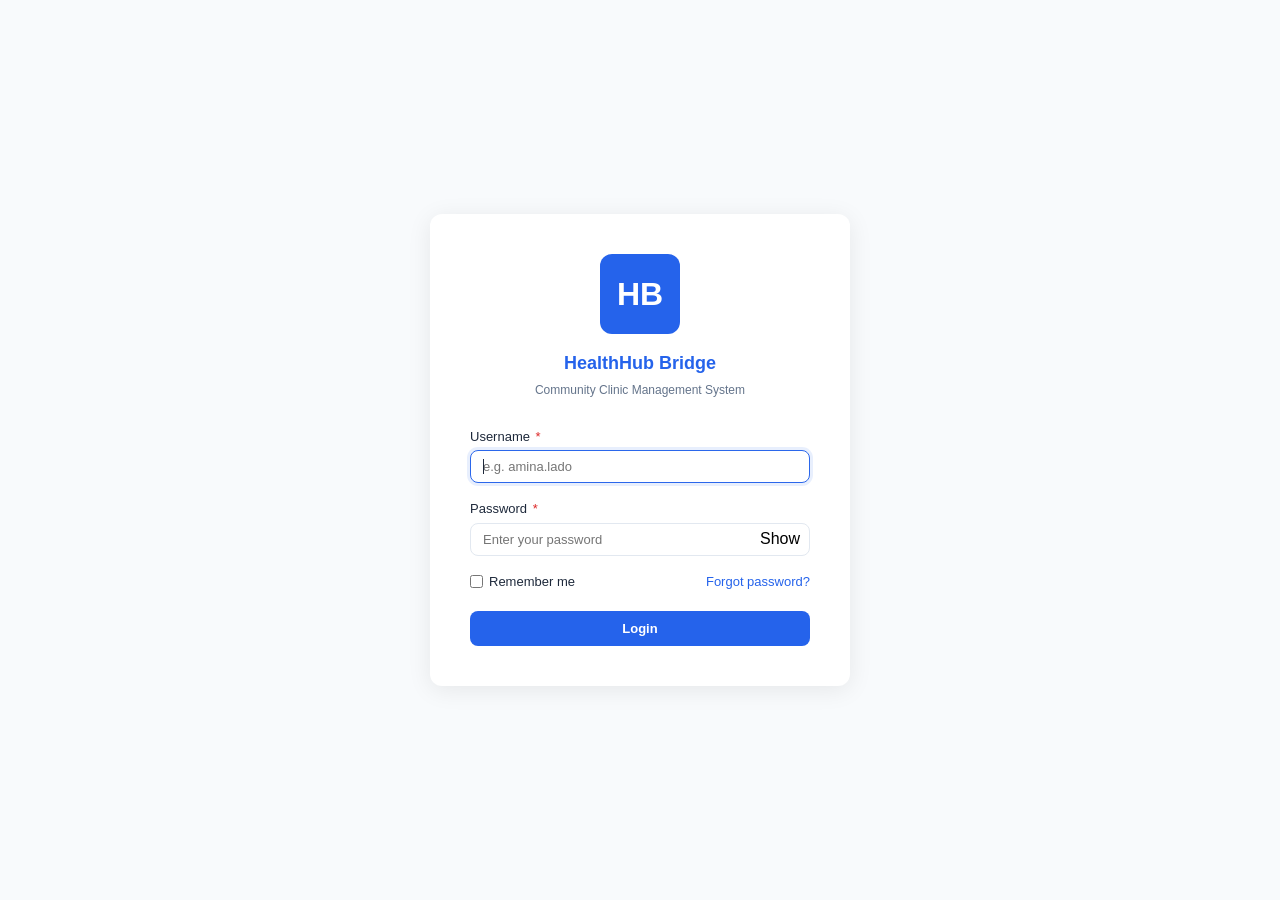
<file: frontend/index.html>
<!DOCTYPE html>
<html lang="en">
<head>
  <meta charset="UTF-8">
  <meta name="viewport" content="width=device-width, initial-scale=1.0">
  <meta http-equiv="refresh" content="0; url=auth/login.html">
  <title>Redirecting...</title>
</head>
<body>
  <p>Redirecting to login...</p>
</body>
</html>
</file>
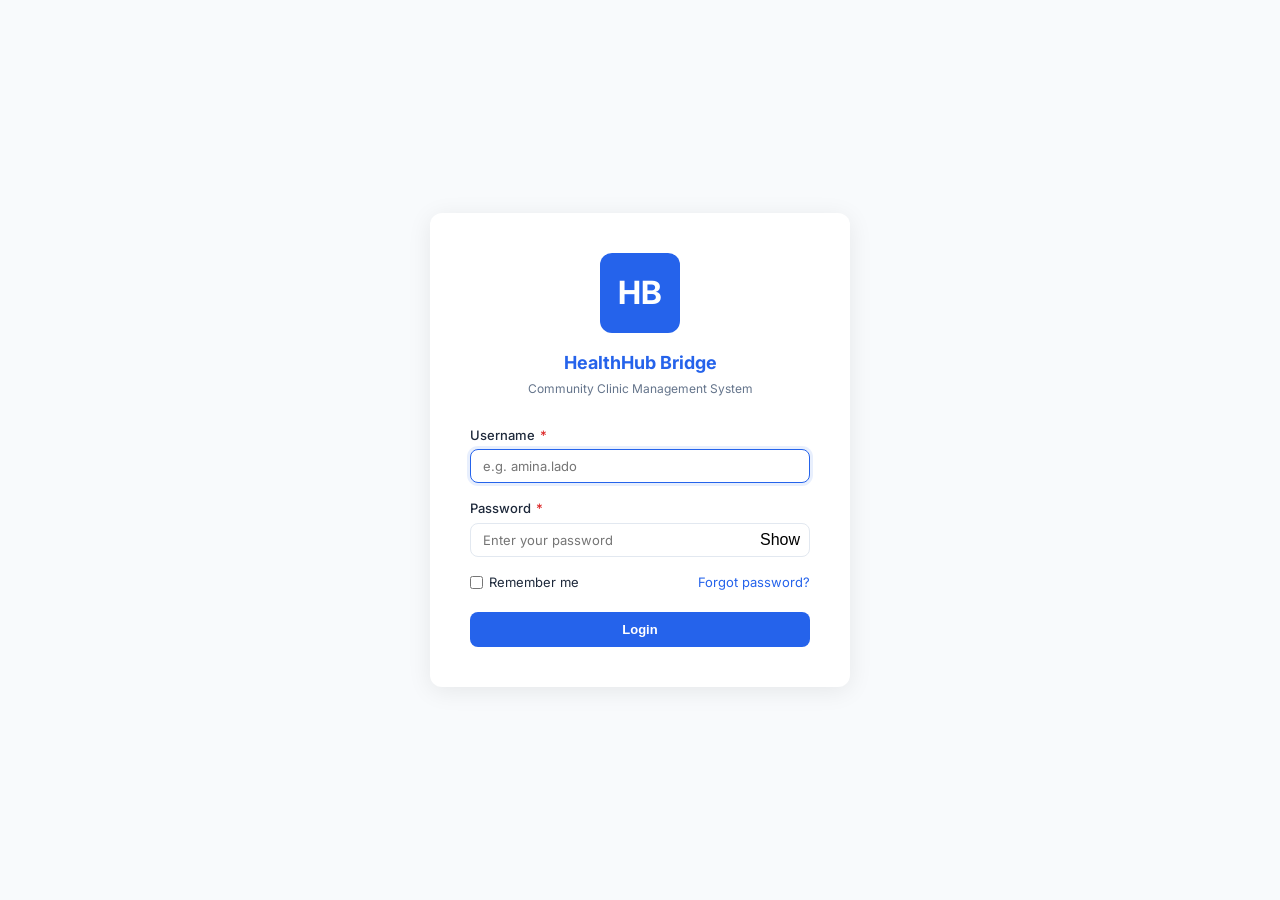
<file: frontend/auth/login.html>
<!DOCTYPE html>
<html lang="en">
<head>
  <meta charset="UTF-8">
  <meta name="viewport" content="width=device-width, initial-scale=1.0">
  <title>Login — CCMS</title>
  <link rel="stylesheet" href="../assets/css/style.css">
  <link rel="stylesheet" href="login.css">
</head>
<body>

<div class="login-page">
  <div class="login-card">

    <!-- Clinic branding at the top of the card -->
    <div class="login-logo">
      <!-- Blue square logo with HB initials -->
      <div class="login-logo-icon">
        <span class="login-logo-initials">HB</span>
      </div>
      <h1>HealthHub Bridge</h1>
      <p>Community Clinic Management System</p>
    </div>

    <!-- This div stays hidden until login.js puts an error message in it -->
    <div id="login-error" class="login-error"></div>

    <!-- Username field -->
    <div class="form-group">
      <label class="form-label">Username <span class="required">*</span></label>
      <input type="text" id="username" class="form-control" placeholder="e.g. amina.lado" autofocus>
      <div class="form-error" id="username-error">Username is required</div>
    </div>

    <!-- Password field with a show/hide toggle button -->
    <div class="form-group">
      <label class="form-label">Password <span class="required">*</span></label>
      <div class="password-wrapper">
        <input type="password" id="password" class="form-control" placeholder="Enter your password">
        <button onclick="togglePassword()" class="password-toggle" id="toggle-pwd">Show</button>
      </div>
      <div class="form-error" id="password-error">Password is required</div>
    </div>

    <!-- Remember me checkbox and forgot password link -->
    <div class="login-remember-row">
      <label class="login-remember-label">
        <input type="checkbox" id="remember"> Remember me
      </label>
      <a href="#" class="login-forgot-link">Forgot password?</a>
    </div>

    <!-- Login button — calls handleLogin() in login.js -->
    <button class="btn btn-primary login-btn" id="login-btn" onclick="handleLogin()">Login</button>

  </div>
</div>

<script src="../assets/js/utils.js"></script>
<script src="login.js"></script>

</body>
</html>
</file>
<file: frontend/assets/css/style.css>
/* Import Google Font for typography */
@import url('https://fonts.googleapis.com/css2?family=Inter:wght@400;500;600;700&display=swap');

/* CSS Custom Properties - Design System Variables */
:root {
  /* Color scheme */
  --primary:        #2563EB;
  --primary-dark:   #1D4ED8;
  --success:        #16A34A;
  --warning:        #D97706;
  --danger:         #DC2626;
  --bg:             #F8FAFC;
  --surface:        #FFFFFF;
  --text:           #1E293B;
  --text-muted:     #64748B;
  --border:         #E2E8F0;

  /* Layout dimensions */
  --sidebar-w:      240px;
  --header-h:       60px;
  --radius:         8px;
  --shadow:         0 1px 3px rgba(0,0,0,0.1);

  /* Spacing scale */
  --spacing-xs:     4px;
  --spacing-sm:     8px;
  --spacing-md:     12px;
  --spacing-lg:     16px;
  --spacing-xl:     24px;
  --spacing-2xl:    40px;

  /* Radius aliases */
  --radius-sm:      4px;
  --radius-md:      8px;
  --radius-lg:      12px;

  /* Shadow aliases */
  --shadow-sm:      0 1px 3px rgba(0,0,0,0.08);

  /* Color aliases */
  --bg-light:       #F8FAFC;
  --text-light:     #64748B;

  /* Transition */
  --transition-base: 0.15s;
}

/* Reset default browser styles */
*, *::before, *::after { 
  box-sizing: border-box; 
  margin: 0; 
  padding: 0; 
}

body {
  font-family: 'Inter', sans-serif;
  background: var(--bg);
  color: var(--text);
  font-size: 14px;
  line-height: 1.5;
}

/* Main layout grid - used by all pages except login */
.layout {
  display: grid;
  grid-template-columns: var(--sidebar-w) 1fr;
  grid-template-rows: var(--header-h) 1fr;
  min-height: 100vh;
}

/* Top navigation header */
.header {
  grid-column: 1 / -1;
  background: var(--surface);
  border-bottom: 1px solid var(--border);
  display: flex;
  align-items: center;
  padding: 0 24px;
  gap: 16px;
  position: sticky;
  top: 0;
  z-index: 100;
  box-shadow: var(--shadow);
}

.header-logo {
  font-weight: 700;
  font-size: 16px;
  color: var(--primary);
  white-space: nowrap;
}

.header-search {
  flex: 1;
  max-width: 400px;
}

.header-search input {
  width: 100%;
  padding: 8px 12px;
  border: 1px solid var(--border);
  border-radius: var(--radius);
  font-size: 13px;
  outline: none;
}

.header-search input:focus {
  border-color: var(--primary);
}

.header-right {
  margin-left: auto;
  display: flex;
  align-items: center;
  gap: 16px;
}

.header-user {
  display: flex;
  align-items: center;
  gap: 8px;
  font-size: 13px;
}

.role-badge {
  background: var(--primary);
  color: white;
  padding: 2px 8px;
  border-radius: 12px;
  font-size: 11px;
  font-weight: 600;
  text-transform: capitalize;
}

/* Role badge colors matching their 3 roles */
.role-badge.admin        { background: #7C3AED; }
.role-badge.doctor       { background: var(--primary); }
.role-badge.receptionist { background: var(--success); }

/* Notification bell icon with badge */
.notif-bell {
  position: relative;
  cursor: pointer;
  font-size: 18px;
  background: none;
  border: none;
  color: var(--text-muted);
}

.notif-count {
  position: absolute;
  top: -4px;
  right: -4px;
  background: var(--danger);
  color: white;
  font-size: 10px;
  font-weight: 700;
  width: 16px;
  height: 16px;
  border-radius: 50%;
  display: flex;
  align-items: center;
  justify-content: center;
}

/* Left sidebar navigation panel */
.sidebar {
  background: var(--surface);
  border-right: 1px solid var(--border);
  padding: 16px 0;
  overflow-y: auto;
}

.sidebar-nav {
  list-style: none;
}

.sidebar-nav a {
  display: flex;
  align-items: center;
  gap: 10px;
  padding: 10px 20px;
  color: var(--text-muted);
  text-decoration: none;
  font-size: 13px;
  font-weight: 500;
  transition: all 0.15s;
  border-left: 3px solid transparent;
}

.sidebar-nav a:hover {
  background: var(--bg);
  color: var(--primary);
}

.sidebar-nav a.active {
  background: #EFF6FF;
  color: var(--primary);
  border-left-color: var(--primary);
}

/* Main content area */
.main {
  padding: 24px;
  overflow-y: auto;
}

/* Button styles and variants */
.btn {
  display: inline-flex;
  align-items: center;
  gap: 6px;
  padding: 8px 16px;
  border-radius: var(--radius);
  font-size: 13px;
  font-weight: 600;
  cursor: pointer;
  border: none;
  transition: all 0.15s;
  text-decoration: none;
}

.btn-primary {
  background: var(--primary);
  color: white;
}
.btn-primary:hover { background: var(--primary-dark); }

.btn-success {
  background: var(--success);
  color: white;
}

.btn-danger {
  background: var(--danger);
  color: white;
}

.btn-outline {
  background: transparent;
  border: 1px solid var(--border);
  color: var(--text);
}
.btn-outline:hover { background: var(--bg); }

.btn-sm {
  padding: 4px 10px;
  font-size: 12px;
}

.btn:disabled {
  opacity: 0.6;
  cursor: not-allowed;
}

/* Form elements and input styles */
.form-group {
  margin-bottom: 16px;
}

.form-label {
  display: block;
  font-size: 13px;
  font-weight: 500;
  margin-bottom: 4px;
  color: var(--text);
}

.form-label .required {
  color: var(--danger);
  margin-left: 2px;
}

.form-control {
  width: 100%;
  padding: 8px 12px;
  border: 1px solid var(--border);
  border-radius: var(--radius);
  font-size: 13px;
  font-family: 'Inter', sans-serif;
  outline: none;
  background: white;
  color: var(--text);
  transition: border-color 0.15s;
}

.form-control:focus {
  border-color: var(--primary);
  box-shadow: 0 0 0 3px rgba(37,99,235,0.1);
}

.form-control.error {
  border-color: var(--danger);
}

.form-error {
  color: var(--danger);
  font-size: 11px;
  margin-top: 4px;
  display: none;
}

.form-error.show { display: block; }

.form-grid-2 {
  display: grid;
  grid-template-columns: 1fr 1fr;
  gap: 16px;
}

/* Card container component */
.card {
  background: var(--surface);
  border: 1px solid var(--border);
  border-radius: var(--radius);
  padding: 20px;
  box-shadow: var(--shadow);
}

.card-title {
  font-size: 14px;
  font-weight: 600;
  margin-bottom: 16px;
  color: var(--text);
}

/* STAT CARDS for dashboard */
.stat-card {
  background: var(--surface);
  border: 1px solid var(--border);
  border-radius: var(--radius);
  padding: 20px;
  box-shadow: var(--shadow);
}

.stat-card-value {
  font-size: 28px;
  font-weight: 700;
  color: var(--primary);
  line-height: 1;
  margin-bottom: 4px;
}

.stat-card-label {
  font-size: 12px;
  color: var(--text-muted);
  font-weight: 500;
}

.stats-grid {
  display: grid;
  grid-template-columns: repeat(4, 1fr);
  gap: 16px;
  margin-bottom: 24px;
}

/* Data table styles */
.table-wrapper {
  background: var(--surface);
  border: 1px solid var(--border);
  border-radius: var(--radius);
  overflow: hidden;
  box-shadow: var(--shadow);
}

table {
  width: 100%;
  border-collapse: collapse;
}

thead {
  background: var(--bg);
}

th {
  padding: 10px 16px;
  text-align: left;
  font-size: 11px;
  font-weight: 600;
  text-transform: uppercase;
  letter-spacing: 0.05em;
  color: var(--text-muted);
  border-bottom: 1px solid var(--border);
}

td {
  padding: 12px 16px;
  font-size: 13px;
  border-bottom: 1px solid var(--border);
}

tr:last-child td { border-bottom: none; }
tr:hover td { background: #F8FAFC; }

/* Status badge styles matching database enum values */
.badge {
  display: inline-flex;
  align-items: center;
  padding: 3px 10px;
  border-radius: 12px;
  font-size: 11px;
  font-weight: 600;
}

/* Appointment status colors */
.badge-scheduled  { background: #DBEAFE; color: #1D4ED8; }
.badge-completed  { background: #DCFCE7; color: #15803D; }
.badge-cancelled  { background: #F1F5F9; color: #64748B; }
.badge-no-show    { background: #FEE2E2; color: #B91C1C; }

/* Payment status colors */
.badge-paid       { background: #DCFCE7; color: #15803D; }
.badge-partial    { background: #FEF3C7; color: #B45309; }
.badge-unpaid     { background: #FEE2E2; color: #B91C1C; }

/* Prescription status colors */
.badge-active     { background: #DCFCE7; color: #15803D; }
.badge-expired    { background: #FEE2E2; color: #B91C1C; }

/* Pagination controls */
.pagination {
  display: flex;
  align-items: center;
  gap: 4px;
  padding: 12px 16px;
  border-top: 1px solid var(--border);
}

.pagination-info {
  font-size: 12px;
  color: var(--text-muted);
  margin-right: auto;
}

.page-btn {
  padding: 4px 10px;
  border: 1px solid var(--border);
  background: white;
  border-radius: 6px;
  font-size: 12px;
  cursor: pointer;
}

.page-btn.active {
  background: var(--primary);
  color: white;
  border-color: var(--primary);
}

.page-btn:disabled {
  opacity: 0.4;
  cursor: not-allowed;
}

/* Modal dialog overlays and containers */
.modal-overlay {
  position: fixed;
  inset: 0;
  background: rgba(0,0,0,0.5);
  display: flex;
  align-items: center;
  justify-content: center;
  z-index: 1000;
  display: none;
}

.modal-overlay.open { display: flex; }

.modal {
  background: white;
  border-radius: var(--radius);
  padding: 24px;
  width: 100%;
  max-width: 520px;
  max-height: 90vh;
  overflow-y: auto;
  box-shadow: 0 20px 40px rgba(0,0,0,0.15);
}

.modal-header {
  display: flex;
  align-items: center;
  justify-content: space-between;
  margin-bottom: 20px;
}

.modal-title {
  font-size: 16px;
  font-weight: 600;
}

.modal-close {
  background: none;
  border: none;
  font-size: 20px;
  cursor: pointer;
  color: var(--text-muted);
}

.modal-footer {
  display: flex;
  gap: 8px;
  justify-content: flex-end;
  margin-top: 20px;
  padding-top: 16px;
  border-top: 1px solid var(--border);
}

/* Tabbed navigation interface */
.tabs {
  display: flex;
  border-bottom: 2px solid var(--border);
  margin-bottom: 20px;
  gap: 0;
}

.tab-btn {
  padding: 10px 20px;
  background: none;
  border: none;
  font-size: 13px;
  font-weight: 500;
  color: var(--text-muted);
  cursor: pointer;
  border-bottom: 2px solid transparent;
  margin-bottom: -2px;
  transition: all 0.15s;
}

.tab-btn.active {
  color: var(--primary);
  border-bottom-color: var(--primary);
}

.tab-content { display: none; }
.tab-content.active { display: block; }

/* Multi-step wizard interface */
.steps {
  display: flex;
  align-items: center;
  margin-bottom: 28px;
}

.step {
  display: flex;
  align-items: center;
  gap: 8px;
  font-size: 13px;
  font-weight: 500;
  color: var(--text-muted);
}

.step-num {
  width: 28px;
  height: 28px;
  border-radius: 50%;
  background: var(--border);
  color: var(--text-muted);
  display: flex;
  align-items: center;
  justify-content: center;
  font-size: 12px;
  font-weight: 700;
}

.step.active .step-num {
  background: var(--primary);
  color: white;
}

.step.done .step-num {
  background: var(--success);
  color: white;
}

.step-line {
  flex: 1;
  height: 2px;
  background: var(--border);
  margin: 0 12px;
}

/* Toast notification messages */
.toast-container {
  position: fixed;
  bottom: 24px;
  right: 24px;
  z-index: 9999;
  display: flex;
  flex-direction: column;
  gap: 8px;
}

.toast {
  padding: 12px 16px;
  border-radius: var(--radius);
  font-size: 13px;
  font-weight: 500;
  color: white;
  box-shadow: 0 4px 12px rgba(0,0,0,0.15);
  min-width: 240px;
  animation: slideIn 0.2s ease;
}

.toast-success { background: var(--success); }
.toast-error   { background: var(--danger); }
.toast-warning { background: var(--warning); }

@keyframes slideIn {
  from { transform: translateX(100%); opacity: 0; }
  to   { transform: translateX(0);    opacity: 1; }
}

/* Loading spinner animation */
.spinner {
  width: 20px;
  height: 20px;
  border: 2px solid rgba(255,255,255,0.3);
  border-top-color: white;
  border-radius: 50%;
  animation: spin 0.6s linear infinite;
  display: inline-block;
}

.spinner-dark {
  border-color: rgba(0,0,0,0.1);
  border-top-color: var(--primary);
}

@keyframes spin {
  to { transform: rotate(360deg); }
}

/* Empty state when no data is available */
.empty-state {
  text-align: center;
  padding: 48px 24px;
  color: var(--text-muted);
}

.empty-state-icon { font-size: 40px; margin-bottom: 12px; }
.empty-state-text { font-size: 14px; font-weight: 500; }

.global-spinner-overlay {
  display: none;
  position: fixed;
  inset: 0;
  background: rgba(255,255,255,0.7);
  z-index: 9999;
  align-items: center;
  justify-content: center;
}

.spinner-lg {
  width: 36px;
  height: 36px;
}

.dashboard-highlight-grid {
  display: grid;
  grid-template-columns: 1.2fr .8fr;
  gap: 20px;
  margin-bottom: 20px;
}

.dashboard-main-grid {
  display: grid;
  grid-template-columns: 1fr 1fr;
  gap: 20px;
}

.section-action {
  margin-top: 12px;
}

.modal-wide {
  max-width: 560px;
}

.full-span {
  grid-column: 1 / -1;
}

.inline-actions {
  display: flex;
  gap: 8px;
}

.profile-grid {
  display: grid;
  grid-template-columns: 1fr 1fr;
  gap: 20px;
  margin-bottom: 24px;
}

.summary-spacing {
  margin-bottom: 24px;
}

/* Page header with title and actions */
.page-header {
  display: flex;
  align-items: center;
  justify-content: space-between;
  margin-bottom: 24px;
}

.page-title {
  font-size: 20px;
  font-weight: 700;
  color: var(--text);
}

/* Filter and search bar */
.filter-bar {
  display: flex;
  align-items: center;
  gap: 12px;
  margin-bottom: 16px;
  flex-wrap: wrap;
}

.filter-bar .form-control {
  width: auto;
  min-width: 160px;
}

/* Login page layout */
.login-page {
  min-height: 100vh;
  background: var(--bg);
  display: flex;
  align-items: center;
  justify-content: center;
}

.login-card {
  background: white;
  border-radius: 12px;
  padding: 40px;
  width: 100%;
  max-width: 420px;
  box-shadow: 0 4px 24px rgba(0,0,0,0.08);
}

.login-logo {
  text-align: center;
  margin-bottom: 28px;
}

.login-logo h1 {
  font-size: 18px;
  font-weight: 700;
  color: var(--primary);
}

.login-logo p {
  font-size: 12px;
  color: var(--text-muted);
  margin-top: 4px;
}

/* Responsive design breakpoints */
@media (max-width: 1024px) {
  .stats-grid {
    grid-template-columns: repeat(2, 1fr);
  }
  .form-grid-2 {
    grid-template-columns: 1fr;
  }
  .dashboard-highlight-grid,
  .dashboard-main-grid,
  .profile-grid {
    grid-template-columns: 1fr;
  }
}

@media (max-width: 640px) {
  :root { --sidebar-w: 0px; }
  .sidebar { display: none; }
  .layout {
    grid-template-columns: 1fr;
  }
  .stats-grid {
    grid-template-columns: 1fr 1fr;
  }
  .main { padding: 16px; }
}

/* ── Legacy page layout (patients, billing, reports, register) ── */

/* Full-page layout used by pages with raw <header>/<aside>/<main> */
body:has(aside) {
  display: grid;
  grid-template-rows: var(--header-h) 1fr auto;
  grid-template-columns: var(--sidebar-w) 1fr;
  min-height: 100vh;
}

header {
  grid-column: 1 / -1;
  background: var(--surface);
  border-bottom: 1px solid var(--border);
  display: flex;
  align-items: center;
  padding: 0 24px;
  gap: 16px;
  position: sticky;
  top: 0;
  z-index: 100;
  box-shadow: var(--shadow);
}

aside {
  background: var(--surface);
  border-right: 1px solid var(--border);
  padding: 16px 0;
  overflow-y: auto;
  grid-row: 2 / 3;
}

aside nav ul {
  list-style: none;
}

aside nav ul li a {
  display: flex;
  align-items: center;
  gap: 10px;
  padding: 10px 20px;
  color: var(--text-muted);
  text-decoration: none;
  font-size: 13px;
  font-weight: 500;
  transition: all 0.15s;
  border-left: 3px solid transparent;
}

aside nav ul li a:hover { background: var(--bg); color: var(--primary); }
aside nav ul li a.active {
  background: #EFF6FF;
  color: var(--primary);
  border-left-color: var(--primary);
}

body:has(aside) main {
  padding: 24px;
  overflow-y: auto;
  grid-row: 2 / 3;
}

footer {
  grid-column: 1 / -1;
  padding: 12px 24px;
  font-size: 12px;
  color: var(--text-muted);
  border-top: 1px solid var(--border);
  background: var(--surface);
}

/* Header elements */
.logo {
  display: flex;
  align-items: center;
  gap: 10px;
  font-weight: 700;
  font-size: 15px;
  color: var(--primary);
  white-space: nowrap;
}

.logo-icon {
  width: 32px;
  height: 32px;
  background: var(--primary);
  color: white;
  border-radius: 6px;
  display: flex;
  align-items: center;
  justify-content: center;
  font-size: 12px;
  font-weight: 700;
}

.header-actions {
  margin-left: auto;
  display: flex;
  align-items: center;
  gap: 12px;
}

.user-info {
  display: flex;
  align-items: center;
  gap: 8px;
  font-size: 13px;
}

.user-name { font-weight: 500; }

.logout-btn {
  padding: 6px 14px;
  border: 1px solid var(--border);
  background: white;
  border-radius: var(--radius);
  font-size: 13px;
  font-weight: 600;
  cursor: pointer;
}

.logout-btn:hover { background: var(--bg); }

.sidebar-toggle { display: none; }

/* Button variants used by legacy pages */
.btn-secondary {
  background: var(--bg);
  border: 1px solid var(--border);
  color: var(--text);
}
.btn-secondary:hover { background: #e2e8f0; }

.btn-warning {
  background: #D97706;
  color: white;
}
.btn-warning:hover { background: #B45309; }

.btn-small { padding: 4px 10px; font-size: 12px; }

/* Status badge variants used by billing */
.status-badge {
  display: inline-flex;
  align-items: center;
  padding: 3px 10px;
  border-radius: 12px;
  font-size: 11px;
  font-weight: 600;
}
.status-success { background: #DCFCE7; color: #15803D; }
.status-warning  { background: #FEF3C7; color: #B45309; }
.status-danger   { background: #FEE2E2; color: #B91C1C; }

/* Utility */
.text-muted { color: var(--text-muted); }

/* Spinner overlay variant used by doctors page */
.spinner-overlay {
  position: fixed;
  inset: 0;
  background: rgba(255,255,255,0.7);
  z-index: 9999;
  display: flex;
  align-items: center;
  justify-content: center;
}
.spinner-overlay.is-hidden { display: none; }

/* Checkbox wrapper */
.checkbox-wrapper {
  display: flex;
  align-items: flex-start;
  gap: 8px;
  font-size: 13px;
}

.error-message {
  color: var(--danger);
  font-size: 11px;
  margin-top: 4px;
  min-height: 14px;
}

/* Responsive: hide sidebar on small screens for legacy pages */
@media (max-width: 640px) {
  body:has(aside) {
    grid-template-columns: 1fr;
  }
  aside { display: none; }
  body:has(aside) main { grid-column: 1; }
}
</file>
<file: frontend/auth/login.css>
.login-logo-icon {
  width: 80px;
  height: 80px;
  background: #2563EB;
  border-radius: 12px;
  display: flex;
  align-items: center;
  justify-content: center;
  margin: 0 auto 16px;
}

.login-logo-initials {
  font-size: 32px;
  font-weight: 700;
  color: white;
}

.login-error {
  display: none;
  background: #FEE2E2;
  color: #B91C1C;
  padding: 10px 12px;
  border-radius: 8px;
  font-size: 13px;
  margin-bottom: 16px;
}

.password-wrapper {
  position: relative;
}

.password-wrapper .form-control {
  padding-right: 40px;
}

.password-toggle {
  position: absolute;
  right: 10px;
  top: 50%;
  transform: translateY(-50%);
  background: none;
  border: none;
  cursor: pointer;
  font-size: 16px;
}

.login-remember-row {
  display: flex;
  align-items: center;
  justify-content: space-between;
  margin-bottom: 20px;
}

.login-remember-label {
  display: flex;
  align-items: center;
  gap: 6px;
  font-size: 13px;
  cursor: pointer;
}

.login-forgot-link {
  font-size: 13px;
  color: var(--primary);
  text-decoration: none;
}

.login-btn {
  width: 100%;
  justify-content: center;
  padding: 10px;
}
</file>
